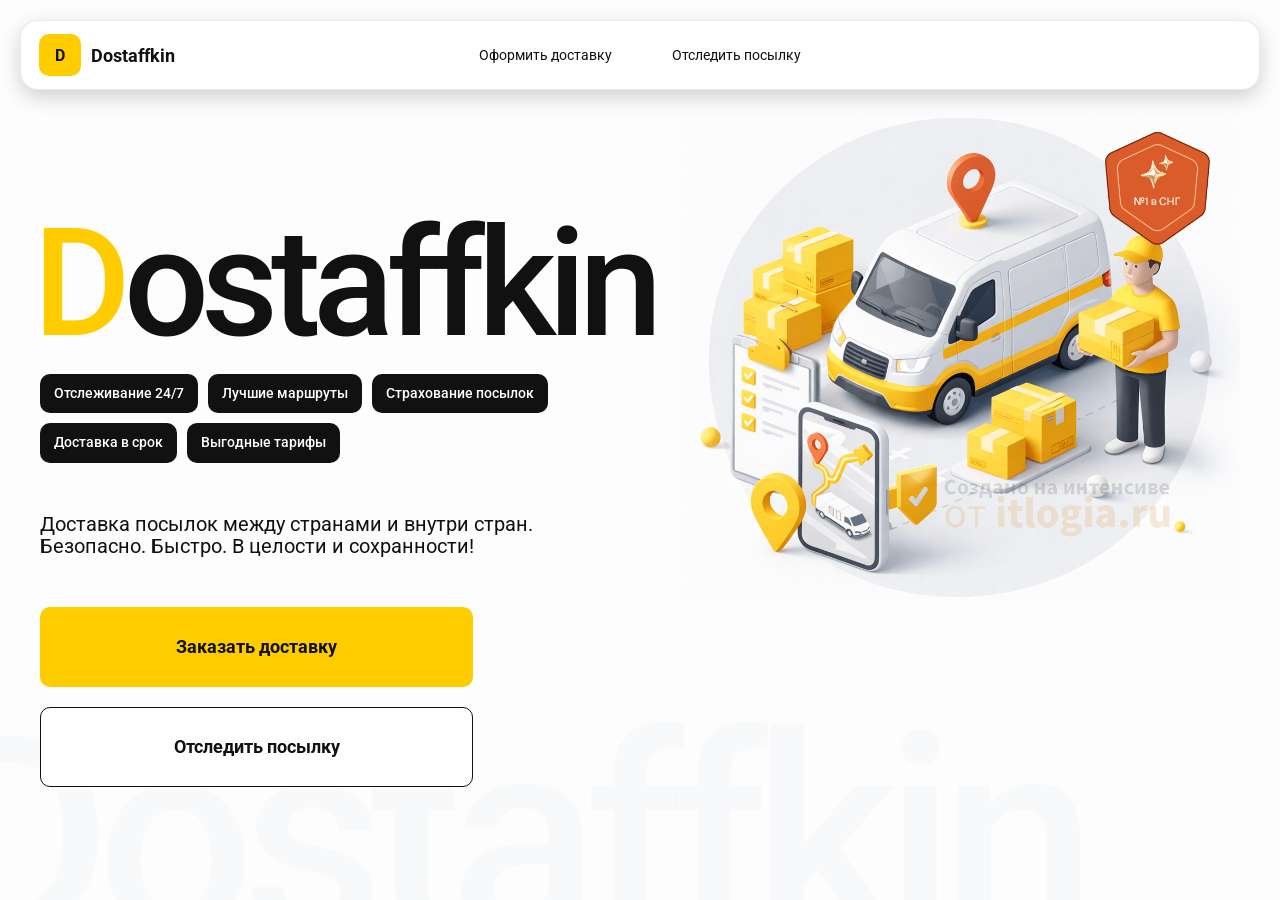
<file: index.html>
<!DOCTYPE html>
<html lang="ru">

<head>
  <meta charset="UTF-8">
  <meta name="viewport" content="width=device-width,initial-scale=1,maximum-scale=1,user-scalable=0" />
  <title>Dostaffkin — Доставка посылок между странами и внутри стран. Безопасно. Быстро. В целости и сохранности!
  </title>
  <link rel="stylesheet" href="styles/base.css">
  <link rel="stylesheet" href="styles/base_adaptive.css">
  <link rel="stylesheet" href="styles/index.css">
  <link rel="stylesheet" href="styles/index_adaptive.css">
</head>

<body>
  <!-- Контейнер страницы -->
  <div class="container">

    <!-- Контейнер хедера -->
    <header class="header">

      <!-- Логотип -->
      <a class="header-brand" href="#">
        <div class="header-logo">D</div>
        <div class="header-title">Dostaffkin</div>
      </a>

      <!-- Меню -->
      <nav class="header-menu">
        <a class="header-link" href="./order.html">Оформить <span>доставку</span></a>
        <a class="header-link" href="./track.html">Отследить <span>посылку</span></a>
      </nav>
    </header>

    <!-- Каркас основного блока -->
    <main class="main">

      <!-- Каркас контента -->
      <section class="main-info">

        <!-- Заголовок страницы -->
        <div class="main-title">
          <span>D</span>ostaffkin
        </div>

        <!-- Преимущества -->
        <div class="main-features">
          <div class="main-feature">Отслеживание 24/7</div>
          <div class="main-feature">Лучшие маршруты</div>
          <div class="main-feature">Страхование посылок</div>
          <div class="main-feature">Доставка в срок</div>
          <div class="main-feature">Выгодные тарифы</div>
        </div>

        <!-- Описание -->
        <div class="main-description">
          Доставка посылок между странами и внутри стран.
          Безопасно. Быстро. В целости и сохранности!
        </div>


        <!-- Блок с кнопками действий -->
        <div class="main-actions">
          <a class="button" type="button" href="./order.html">Заказать доставку</a>
          <a class="button button-white" type="button" href="./track.html">Отследить посылку</a>
        </div>
      </section>

      <!-- Блок полупрозрачного текста -->
      <div class="main-title-ghost">Dostaffkin</div>

      <!-- Блок с изображением -->
      <section class="main-image">
        <img src="images/main-image.png" alt="Main image" />
      </section>
    </main>
  </div>
</body>

</html>
</file>
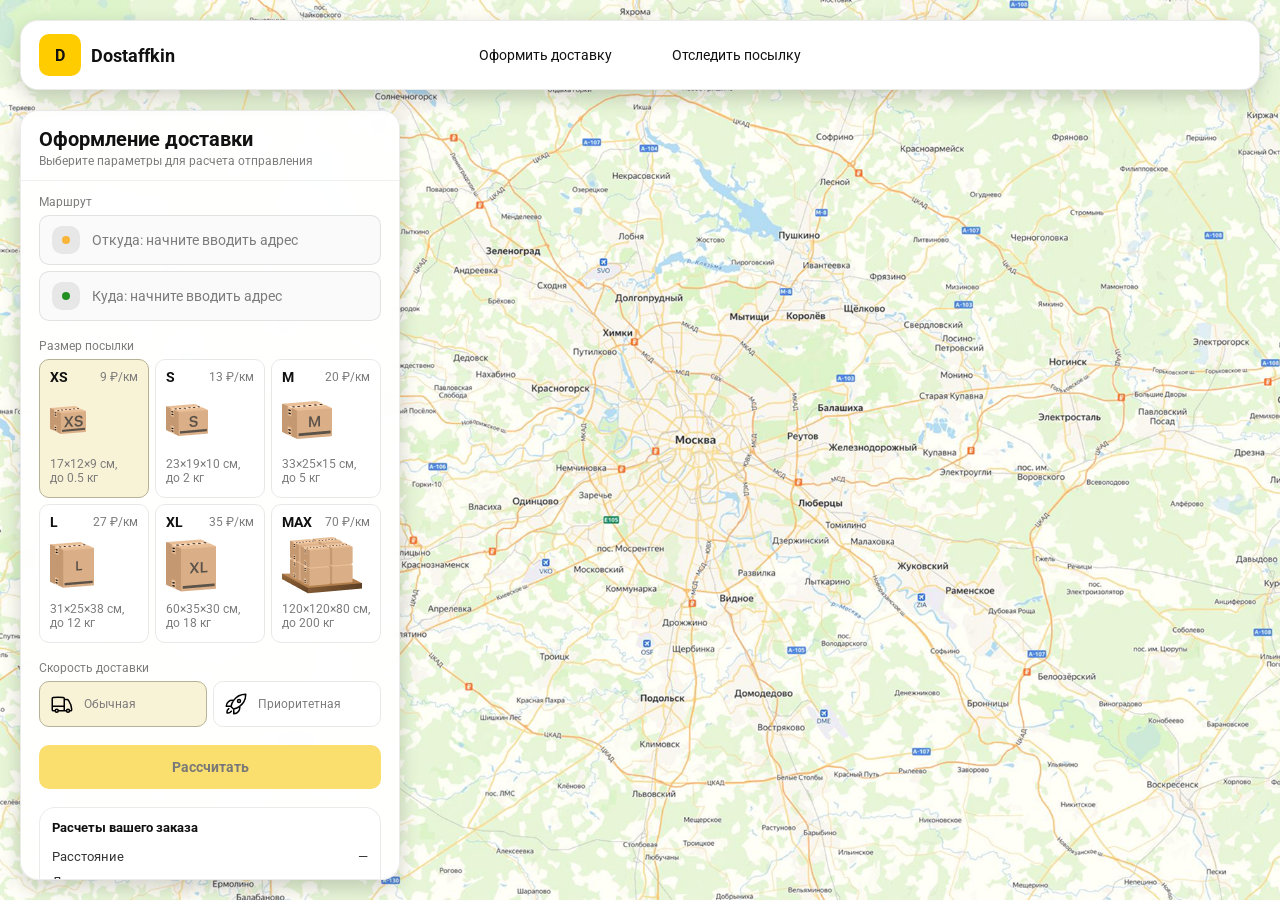
<file: order.html>
<!-- Каркас страницы и подключение стилей -->
<!doctype html>
<html lang="ru">

<head>
  <meta charset="utf-8" />
  <meta name="viewport" content="width=device-width,initial-scale=1,maximum-scale=1,user-scalable=0" />
  <title>Оформление доставки</title>

  <link rel="stylesheet" href="styles/base.css" />
  <link rel="stylesheet" href="styles/base_adaptive.css" />

  <link rel="stylesheet" href="styles/order.css" />
  <link rel="stylesheet" href="styles/order_adaptive.css" />
</head>

<body>
  <!-- Блок для карты -->
  <div id="map"></div>

  <!-- Контейнер хедера -->
  <header class="header">

    <!-- Логотип -->
    <a class="header-brand" href="./index.html">
      <div class="header-logo">D</div>
      <div class="header-title">Dostaffkin</div>
    </a>

    <!-- Меню -->
    <nav class="header-menu">
      <a class="header-link" href="#">Оформить <span>доставку</span></a>
      <a class="header-link" href="./track.html">Отследить <span>посылку</span></a>
    </nav>
  </header>

  <!-- Сайдбар -->
  <aside class="main" id="sidebar">

    <!-- Шапка сайдбара -->
    <div class="main-header">
      <div class="main-title">Оформление доставки</div>
      <div class="main-text">Выберите параметры для расчета отправления</div>
    </div>

    <!-- Контейнер остальной части сайдбара -->
    <div class="main-content">
      <!-- Блок данных маршрута -->
      <div class="main-route">
        <div class="main-block-title">Маршрут</div>
        <div class="main-fields">
          <div class="main-field" id="fromField">
            <div class="main-pin"></div>
            <input id="from" placeholder="Откуда: начните вводить адрес" autocomplete="off" />
            <div class="main-ac" id="fromAc" role="listbox" aria-label="Подсказки адресов"></div>
          </div>

          <div class="main-field" id="toField">
            <div class="main-pin"></div>
            <input id="to" placeholder="Куда: начните вводить адрес" autocomplete="off" />
            <div class="main-ac" id="toAc" role="listbox" aria-label="Подсказки адресов"></div>
          </div>
        </div>
      </div>

      <!-- Блок с опциями доставки -->
      <div class="main-package">
        <div class="main-block-title">Размер посылки</div>

        <div class="main-sizes">
          <div class="main-size-card is-active" data-value="xs">
            <div class="main-size-top">
              <div class="main-size-label">XS</div>
              <div class="main-size-rate">9 ₽/км</div>
            </div>
            <div class="main-size-media">
              <img src="images/sizes/xs.png" alt="Короб XS" />
            </div>
            <div class="main-size-description">17×12×9 см,<br>до 0.5 кг</div>
          </div>

          <div class="main-size-card" data-value="s">
            <div class="main-size-top">
              <div class="main-size-label">S</div>
              <div class="main-size-rate">13 ₽/км</div>
            </div>
            <div class="main-size-media">
              <img src="images/sizes/s.png" alt="Короб S" />
            </div>
            <div class="main-size-description">23×19×10 см,<br>до 2 кг</div>
          </div>

          <div class="main-size-card" data-value="m">
            <div class="main-size-top">
              <div class="main-size-label">M</div>
              <div class="main-size-rate">20 ₽/км</div>
            </div>
            <div class="main-size-media">
              <img src="images/sizes/m.png" alt="Короб M" />
            </div>
            <div class="main-size-description">33×25×15 см,<br>до 5 кг</div>
          </div>

          <div class="main-size-card" data-value="l">
            <div class="main-size-top">
              <div class="main-size-label">L</div>
              <div class="main-size-rate">27 ₽/км</div>
            </div>
            <div class="main-size-media">
              <img src="images/sizes/l.png" alt="Короб L" />
            </div>
            <div class="main-size-description">31×25×38 см,<br>до 12 кг</div>
          </div>

          <div class="main-size-card" data-value="xl">
            <div class="main-size-top">
              <div class="main-size-label">XL</div>
              <div class="main-size-rate">35 ₽/км</div>
            </div>
            <div class="main-size-media">
              <img src="images/sizes/xl.png" alt="Короб XL" />
            </div>
            <div class="main-size-description">60×35×30 см,<br>до 18 кг</div>
          </div>

          <div class="main-size-card" data-value="max">
            <div class="main-size-top">
              <div class="main-size-label">MAX</div>
              <div class="main-size-rate">70 ₽/км</div>
            </div>
            <div class="main-size-media main-size-media-palleta">
              <img src="images/sizes/max.png" alt="Паллета" />
            </div>
            <div class="main-size-description">120×120×80 см,<br>до 200 кг</div>
          </div>
        </div>
      </div>

      <!-- Опции скорости доставки -->
      <div class="main-speed">
        <div class="main-block-title">Скорость доставки</div>

        <div class="main-speeds">
          <div class="main-speed-card is-active" data-value="regular">
            <img class="main-speed-media" src="images/icons/regular.svg" alt="Regular" />
            <div class="main-speed-description">Обычная</div>
          </div>
          <div class="main-speed-card" data-value="fast">
            <img class="main-speed-media" src="images/icons/fast.svg" alt="Fast" />
            <div class="main-speed-description">Приоритетная</div>
          </div>

        </div>
      </div>

      <!-- Кнопка расчета -->
      <div class="main-calculate-block">
        <button id="calc" class="button calculate-button" type="button" disabled>Рассчитать</button>
      </div>

      <!-- Блок вывода расчетов -->
      <div class="main-result" id="result">
        <div class="main-result-title">Расчеты вашего заказа</div>
        <div class="main-result-lines">
          <div class="main-result-line"><span>Расстояние</span><span id="distanceValue">—</span></div>
          <div class="main-result-line"><span>Доставим через</span><span id="durationValue">—</span></div>
          <div class="main-result-line"><span>Тариф</span><span id="rateValue">—</span></div>
        </div>
        <div class="main-price">
          <div class="main-price-label">Итого</div>
          <div class="main-price-value" id="totalValue">—</div>
        </div>
      </div>
      <!-- Форма отправки заявки -->
      <div class="main-order-box">
        <div class="main-order-form" id="orderForm">
          <div class="main-order-title">Оформление доставки</div>
          <div class="main-block-info-row">
            <div class="main-block-title">Контакты</div>
            <div class="order-fields">
              <div class="main-field">
                <input id="customerName" placeholder="Ваше имя" autocomplete="off" />
              </div>
              <div class="main-field">
                <input id="customerPhone" placeholder="Ваш телефон" autocomplete="off" inputmode="tel" />
              </div>
            </div>
          </div>
          <div class="main-block-info-row extra-info">
            <div class="main-block-title">Дополнительная информация</div>
            <div class="main-field textarea">
              <textarea id="comment" placeholder="Детали доставки и комментарии"></textarea>
            </div>
          </div>
          <button id="submit" class="button main-submit-request" type="button" disabled>Отправить
            заявку
          </button>
        </div>

        <div class="main-order-success" id="orderSuccess">
          <div class="main-success-icon">✓</div>
          <div class="main-success-title">Заявка отправлена!</div>
          <div class="main-success-title">Номер отправления – <span id="orderId"></span></div>
          <div class="main-success-subtitle">Мы скоро свяжемся с вами</div>
        </div>
      </div>
    </div>


  </aside>

</body>

</html>
</file>
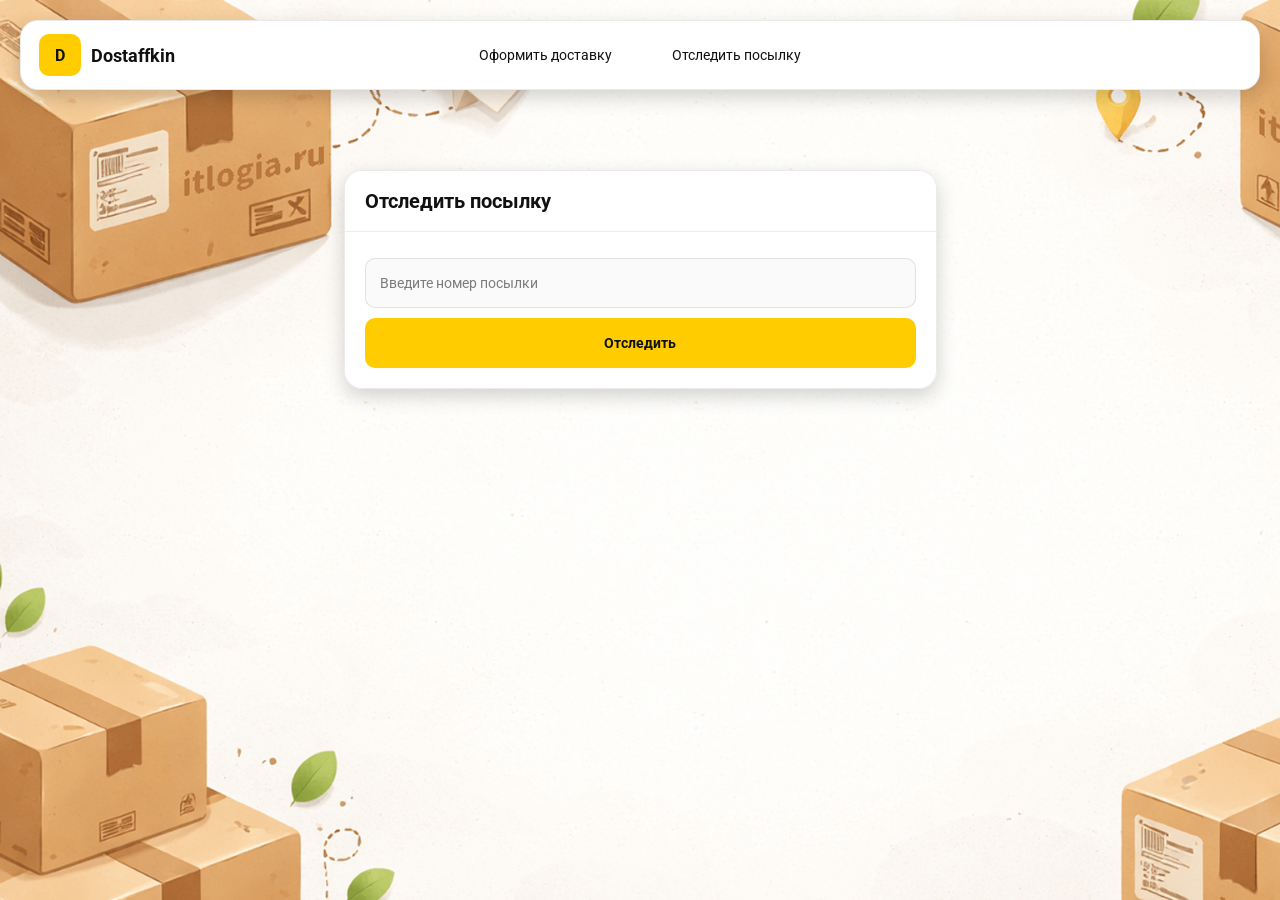
<file: track.html>
<!-- Каркас страницы и подключение стилей -->
<!doctype html>
<html lang="ru">

<head>
  <meta charset="utf-8" />
  <meta name="viewport" content="width=device-width,initial-scale=1,maximum-scale=1,user-scalable=0" />
  <title>Отследить посылку</title>
  <link rel="stylesheet" href="styles/base.css" />
  <link rel="stylesheet" href="styles/base_adaptive.css" />

  <link rel="stylesheet" href="styles/track.css" />
  <link rel="stylesheet" href="styles/track_adaptive.css" />
</head>

<body>
  <!-- Контейнер страницы -->
  <div class="container">

    <!-- Контейнер хедера -->
    <header class="header">

      <!-- Логотип -->
      <a class="header-brand" href="./index.html">
        <div class="header-logo">D</div>
        <div class="header-title">Dostaffkin</div>
      </a>

      <!-- Меню -->
      <nav class="header-menu">
        <a class="header-link" href="./order.html">Оформить <span>доставку</span></a>
        <a class="header-link" href="#">Отследить <span>посылку</span></a>
      </nav>
    </header>

    <!-- Контейнер для внутреннего контента -->
    <main class="track-content">

      <!-- Блок поиска отправления по номеру -->
      <section class="track-card track-search">
        <div class="track-title">Отследить посылку</div>
        <div class="track-action">
          <div class="main-field track-field">
            <input id="trackNumber" placeholder="Введите номер посылки" autocomplete="off" />
          </div>
          <button id="trackButton" class="button track-button" type="button">Отследить</button>
        </div>
      </section>

      <!-- Блок с результатами поиска отправления -->
      <section class="track-card track-result" id="trackResult">
        <div class="track-result-header">
          <div class="track-id" id="trackIdValue"></div>
          <div class="track-routes">
            <div class="track-route">
              <div class="track-route-pin">
                <svg xmlns="http://www.w3.org/2000/svg" fill="none" viewBox="0 0 24 24" stroke-width="1.5"
                  stroke="orange" class="size-6">
                  <path stroke-linecap="round" stroke-linejoin="round" d="M15 10.5a3 3 0 1 1-6 0 3 3 0 0 1 6 0Z" />
                  <path stroke-linecap="round" stroke-linejoin="round"
                    d="M19.5 10.5c0 7.142-7.5 11.25-7.5 11.25S4.5 17.642 4.5 10.5a7.5 7.5 0 1 1 15 0Z" />
                </svg>
              </div>
              <div class="track-route-address" id="trackFromValue">
                Откуда: Москва, улица Арбат, 1
              </div>
            </div>
            <div class="track-route track-route-arrow">
              <svg xmlns="http://www.w3.org/2000/svg" fill="none" viewBox="0 0 24 24" stroke-width="1.5"
                stroke="currentColor" class="size-6">
                <path stroke-linecap="round" stroke-linejoin="round" d="M19.5 13.5 12 21m0 0-7.5-7.5M12 21V3" />
              </svg>
            </div>
            <div class="track-route">
              <div class="track-route-pin">
                <svg xmlns="http://www.w3.org/2000/svg" fill="none" viewBox="0 0 24 24" stroke-width="1.5"
                  stroke="green" class="size-6">
                  <path stroke-linecap="round" stroke-linejoin="round" d="M15 10.5a3 3 0 1 1-6 0 3 3 0 0 1 6 0Z" />
                  <path stroke-linecap="round" stroke-linejoin="round"
                    d="M19.5 10.5c0 7.142-7.5 11.25-7.5 11.25S4.5 17.642 4.5 10.5a7.5 7.5 0 1 1 15 0Z" />
                </svg>
              </div>
              <div class="track-route-address" id="trackToValue">
                Куда: Минск, проспект Независимости, 58
              </div>
            </div>
          </div>
        </div>
        <div class="track-info">
          <div class="track-status-title">Статус данной посылки:</div>
          <div class="track-status-list" id="trackStatusList">


            <div class="track-status created">
              <img src="images/icons/created.svg" class="track-status-icon" alt="Created">
              <div class="track-status-text">
                <div class="track-status-text-state">Создан</div>
                <div class="track-status-text-date">10.01.2026</div>
              </div>
            </div>

            <div class="track-status in-way">
              <img src="images/icons/in-way.svg" class="track-status-icon" alt="In way">
              <div class="track-status-text">
                <div class="track-status-text-state">В пути: Москва</div>
                <div class="track-status-text-date">18.01.2026</div>
              </div>
            </div>

            <div class="track-status ready">
              <img src="images/icons/ready.svg" class="track-status-icon" alt="Ready">
              <div class="track-status-text">
                <div class="track-status-text-state">Готов к выдаче</div>
                <div class="track-status-text-date">25.01.2026</div>
              </div>
            </div>

            <div class="track-status done">
              <img src="images/icons/done.svg" class="track-status-icon" alt="Done">
              <div class="track-status-text">
                <div class="track-status-text-state">Вручен</div>
                <div class="track-status-text-date">27.01.2026</div>
              </div>
            </div>

          </div>
        </div>
      </section>
    </main>
  </div>
</body>

</html>
</file>
<file: styles/base.css>
/*Базовые стили для всех элементов всех страниц для корректного отображения всех размеров на сайте*/
*,
*::before,
*::after {
  box-sizing: border-box;
}

/*Подключение шрифтов*/
@font-face {
  font-family: "Roboto";
  src: url("../fonts/Roboto-Regular.ttf");
  font-weight: normal;
}

@font-face {
  font-family: "Roboto";
  src: url("../fonts/Roboto-Bold.ttf");
  font-weight: bold;
}

@font-face {
  font-family: "Roboto";
  src: url("../fonts/Roboto-Medium.ttf");
  font-weight: 500;
}

html,
body {
  margin: 0;
  color: #111111;
  font-family: "Roboto", sans-serif;
}

/*Общие стили для главных тегов страницы*/
body {
  background: #FDFDFD;
}

/*Контейнер хедера*/
.header {
  border-radius: 18px;
  box-shadow: 0 7px 20px 0 #0000002E;
  backdrop-filter: blur(10px);
  background: #ffffff;
  left: 20px;
  border: 1px solid rgba(0, 0, 0, 0.08);
  position: fixed;
  right: 20px;
  top: 20px;
  padding: 14px 18px;
  height: 70px;
  display: flex;
  align-items: center;
  z-index: 6;
}

/*Логотип*/
.header-brand {
  display: flex;
  align-items: center;
  text-decoration: none;
  gap: 10px;
}

.header-logo {
  width: 42px;
  height: 42px;
  border-radius: 10px;
  background: #FFCC00;
  display: grid;
  place-items: center;
  font-weight: bold;
  color: #111;
}

.header-title {
  font-size: 18px;
  font-weight: bold;
  color: #111111;
  text-decoration: none;
}

/*Меню*/
.header-menu {
  display: flex;
  align-items: center;
  gap: 60px;
  margin: 0;
  position: absolute;
  left: 50%;
  transform: translateX(-50%);
}

.header-link {
  font-size: 14px;
  color: #111111;
  text-decoration: none;
}

/*Общие стили кнопок*/
.button {
  border: 0;
  outline: none;
  height: 44px;
  border-radius: 10px;
  font-size: 14px;
  font-weight: bold;
  cursor: pointer;
  font-family: inherit;
  transition: transform .08s ease, opacity .12s ease;
  background: #ffcc00;
  color: #111111;
  text-align: center;
  text-decoration: none;
}

.button:hover {
  background-color: #E5BC19;
}

.button:disabled {
  cursor: not-allowed;
  background-color: #FADE6E;
  color: #787878;
  transform: none;
}

.button.button-white {
  background: #ffffff;
  border: 1px solid #111111;
}

.button.button-white:hover {
  background: rgb(241 241 241);
}

/*Блок данных маршрута*/
/*Общие стили полей*/
.main-field {
  display: flex;
  align-items: center;
  margin-top: 6px;
  gap: 10px;
  border: 1px solid #1111111A;
  background: #FAFAFA;
  border-radius: 10px;
  padding: 10px 12px;
  position: relative;
  box-sizing: border-box;
  height: 50px;
}

.main-field.textarea {
  height: auto;
}

.main-pin {
  width: 28px;
  height: 28px;
  border-radius: 10px;
  background: rgba(17, 17, 17, 0.08);
  display: grid;
  place-items: center;
  flex: 0 0 auto;
  position: relative;
}

.main-pin::before {
  content: "";
  width: 8px;
  height: 8px;
  border-radius: 999px;
  background: orange;
  opacity: .75;
  display: block;
}

.main-field:last-child .main-pin::before {
  background: green;
  opacity: .85;
}

input,
textarea {
  width: 100%;
  border: 0;
  outline: none;
  background: transparent;
  font-size: 14px;
  color: #111111;
  font-family: inherit;
}

textarea {
  resize: vertical;
  min-height: 72px;
  padding: 2px 0;
}

input::placeholder,
textarea::placeholder {
  color: #7C7C7C;
}

.main-field:focus-within {
  border-color: rgba(0, 0, 0, 0.20);
  box-shadow: 0 0 0 4px rgba(255, 204, 0, 0.35);
  background: rgba(255, 255, 255, 0.75);
}
</file>
<file: styles/base_adaptive.css>
/*Общие адаптивные стили*/
@media (max-width: 767px) {
  .header {
    left: 10px;
    right: 10px;
    top: 10px;
  }

  .header-link span {
    display: none;
  }

  .header-menu {
    gap: 20px;
    justify-content: flex-start;
    margin: 0 0 0 30px;
    position: static;
    transform: none;
  }
}

@media (max-width: 420px) {
  .header-title {
    display: none;
  }
}

@media (max-width: 374px) {
  .header-menu {
    gap: 10px;
    margin: 0 0 0 10px;
  }
}
</file>
<file: styles/index.css>
/*Контейнер страницы*/
.container {
  overflow: hidden;
  /*все, что не влезло будет скрыто*/
  min-height: 100vh;
  /*минимально страница будет занимать максимальную высоту*/
}

/*Каркас основного блока*/
.main {
  padding: 111px 40px 40px;
  position: relative;
  display: flex;
}

/*Каркас контента*/
.main-info {
  max-width: 840px;
  width: 100%;
  position: relative;
}

/*Заголовок страницы*/
.main-title {
  margin-top: 98px;
  font-weight: 500;
  font-size: 200px;
  line-height: 1;
  letter-spacing: -0.05em;
  color: #111111;
  left: -15px;
  position: relative;
}

.main-title span {
  color: #ffcc00;
}

/*Преимущества*/
.main-features {
  margin-top: 15px;
  display: flex;
  flex-wrap: wrap;
  gap: 10px;
}

.main-feature {
  background: #111111;
  color: #ffffff;
  padding: 12px 14px;
  font-weight: 500;
  font-size: 14px;
  line-height: 1.1;
  border-radius: 10px;
}

/*Описание*/
.main-description {
  margin-top: 50px;
  max-width: 500px;
  font-size: 20px;
  line-height: 1.1;
  color: #111111;
}

/*Блок с кнопками действий*/
.main-actions {
  margin-top: 50px;
  display: flex;
  flex-direction: column;
  gap: 20px;
}

.main-actions .button {
  height: 80px;
  width: 433px;
  font-size: 18px;
  font-weight: bold;
  place-items: center;
  display: grid;
}

/*Блок полупрозрачного текста*/
.main-title-ghost {
  position: absolute;
  z-index: -1;
  left: -70px;
  bottom: -150px;
  font-weight: 500;
  font-size: 278px;
  line-height: 1;
  letter-spacing: -0.05em;
  color: #ECEDF04D;
}

/*Блок с изображением*/
.main-image {
  width: 1024px;
  top: 100px;
  z-index: -2;
}

.main-image img {
  width: 100%;
  max-width: 1024px;
  height: auto;
  display: block;
}
</file>
<file: styles/index_adaptive.css>
/*Адаптивные стили для брейкпоинта  1760px*/
 @media (max-width: 1760px) {
   .main-title {
     font-size: 150px;
     left: -7px;
   }

   .main-info {
     max-width: 640px;
   }
 }

 /*Адаптивные стили для брейкпоинта 1200px*/
 @media (max-width: 1200px) {
   .main-info {
     max-width: 540px;
   }

   .main {
     padding: 111px 20px 20px;
   }

   .main-title {
     font-size: 120px;
     left: -4px;
   }

   .main-title-ghost {
     font-size: 220px;
   }
 }

 /*Адаптивные стили для брейкпоинта 1024px*/
 @media (max-width: 1024px) {
   .main-title {
     margin-top: 30px;
   }

   .main {
     flex-direction: column-reverse;
   }

   .main-image {
     max-width: 350px;
     position: absolute;
     left: 370px;
     top: 370px;
   }

   .main-info {
     max-width: 100%;
   }

   .main-actions {
     gap: 10px;
   }

   .main-actions .button {
     height: 50px;
     font-size: 14px;
     width: auto;
     max-width: 300px;
   }

   .main-description {
     max-width: 350px;
   }
 }

 /*Адаптивные стили для брейкпоинта 570px*/
 @media (max-width: 570px) {
   .main-title {
     font-size: 88px;
   }

   .main-description {
     max-width: 100%
   }

   .main-actions {
     width: 100%;
   }

   .main-actions .button {
     width: 100%;
     max-width: 100%
   }

   .main-image {
     max-width: 650px;
     position: absolute;
     left: 170px;
     top: 70px;
     opacity: 0.2;
   }
 }

 /*Адаптивные стили для брейкпоинта 400px*/
 @media (max-width: 400px) {
   .main-title {
     font-size: 70px;
   }
 }
</file>
<file: styles/order.css>
/*Блок для карты*/
#map {
  background-image: url("../images/order-bg.png");
  background-size: cover;
  position: fixed;
  inset: 0;
}

/*Сайдбар*/
.main {
  border-radius: 18px;
  box-shadow: 0 7px 20px 0 #0000002E;
  backdrop-filter: blur(10px);
  background: rgba(255, 255, 255, 0.96);
  left: 20px;
  border: 1px solid rgba(0, 0, 0, 0.08);
  position: fixed;
  top: 110px;
  bottom: 20px;
  width: 380px;
  display: flex;
  flex-direction: column;
  overflow: hidden;
  z-index: 5;
}

/*Шапка сайдбара*/
.main-header {
  padding: 18px 18px 12px 18px;
  border-bottom: 1px solid rgba(0, 0, 0, 0.06);
  display: flex;
  flex-direction: column;
}

.main-title {
  font-size: 20px;
  line-height: 100%;
  font-weight: bold;
}

.main-text {
  font-size: 12px;
  margin-top: 5px;
  color: #7C7C7C;
}

/*Контейнер остальной части сайдбара*/
.main-content {
  padding: 14px 18px 18px 18px;
  overflow: auto;
  scrollbar-width: none;
  display: flex;
  flex-direction: column;
  gap: 18px;
  flex: 1;
}

/*Блок данных маршрута*/
/*Стили заголовков*/
.main-block-title {
  font-size: 12px;
  color: #7C7C7C;
}

.main-route .main-block-title,
.main-package .main-block-title {
  margin-bottom: 6px;
}


.main-sizes {
  display: grid;
  gap: 6px;
  grid-template-columns: repeat(3, 1fr);
}

.main-size-card {
  border: 1px solid #E8E8E7;
  background: #FFFFFF;
  border-radius: 10px;
  padding: 10px;
  cursor: pointer;
  user-select: none;
  transition: transform .08s ease, border-color .12s ease, background .12s ease;
  min-height: 139px;
}

.main-size-card:hover {
  transform: translateY(-1px);
}

.main-size-card.is-active {
  background-color: #F8F2D6;
  border-color: #B7B196;
}

.main-size-top {
  display: flex;
  align-items: center;
  justify-content: space-between;
}

.main-size-label {
  font-weight: bold;
  font-size: 14px;
  color: #111111;
  line-height: 100%;
}

.main-size-rate {
  font-size: 12px;
  color: #7C7C7C;
  line-height: 100%;
}

.main-size-media {
  margin-top: 8px;
  height: 57px;
}

.main-size-description {
  margin-top: 8px;
  font-size: 12px;
  color: #7C7C7C;
  line-height: 1.2;
}

/*Кнопка расчета*/
.calculate-button {
  width: 100%;
}

.main-result {
  border: 1px solid rgba(0, 0, 0, 0.08);
  background: rgba(255, 255, 255, 0.75);
  border-radius: 16px;
  padding: 12px;
  line-height: 1.25;
}

.main-result-title {
  font-weight: bold;
  font-size: 13px;
  color: #111111;
  margin-bottom: 13px;
}

.main-result-lines {
  gap: 8px;
  display: flex;
  flex-direction: column;
}

.main-result-line {
  font-size: 13px;
  color: rgba(17, 17, 17, 0.85);
  display: flex;
  justify-content: space-between;
}

.main-price {
  margin-top: 18px;
  padding-top: 10px;
  border-top: 1px dashed rgba(0, 0, 0, 0.12);
  display: flex;
  align-items: baseline;
  justify-content: space-between;
}

.main-price-label {
  font-size: 12px;
  color: rgba(17, 17, 17, 0.55);
}

.main-price-value {
  font-size: 20px;
  font-weight: bold;
  color: #111111;
  letter-spacing: -0.3px;
}

/*Форма отправки заявки*/
.main-order-box {
  background: #ffffff;
  border: 1px solid #E8E8E7;
  border-radius: 10px;
  padding: 12px;
}

.main-order-title {
  margin-bottom: 8px;
  font-weight: bold;
  font-size: 14px;
  color: #111111;
}

.main-block-info {
  display: flex;
  flex-direction: column;
  gap: 6px;
}

.order-fields {
  display: grid;
  grid-template-columns: 1fr 1fr;
  column-gap: 10px;
  margin-top: 6px;
}

.main-block-info-row.extra-info {
  display: block;
  margin-top: 13px;
}

.main-submit-request {
  width: 100%;
  margin-top: 6px;
}

.main-order-success {
  display: none;
  text-align: center;
  padding: 22px 12px;
  gap: 12px;
}

.main-order-success.is-visible {
  display: flex;
  flex-direction: column;
  align-items: center;
}

.main-success-icon {
  width: 56px;
  height: 56px;
  border-radius: 50%;
  background: #16a34a;
  color: #ffffff;
  display: grid;
  place-items: center;
  font-size: 30px;
}

.main-success-title {
  font-size: 14px;
  font-weight: bold;
  color: #111111;
}

.main-success-subtitle {
  font-size: 12px;
  color: rgba(17, 17, 17, 0.55);
  line-height: 1.3;
}

/*Опции скорости доставки*/
.main-speed .main-block-title {
  margin-bottom: 6px;
}

.main-speeds {
  display: grid;
  gap: 6px;
  grid-template-columns: repeat(2, 1fr);
}

.main-speed-card {
  border: 1px solid #E8E8E7;
  background: #FFFFFF;
  border-radius: 10px;
  padding: 10px;
  cursor: pointer;
  user-select: none;
  transition: transform .08s ease, border-color .12s ease, background .12s ease;
  display: flex;
  align-items: center;
  gap: 10px;
}

.main-speed-card:hover {
  transform: translateY(-1px);
}

.main-speed-card.is-active {
  background-color: #F8F2D6;
  border-color: #B7B196;
}

.main-speed-description {
  font-size: 12px;
  color: #7C7C7C;
  line-height: 1.2;
}
</file>
<file: styles/order_adaptive.css>
/*Адаптивные стили для страницы оформления доставки*/
@media (max-width: 767px) {
  .main {
    left: 10px;
    right: 10px;
    top: 50%;
    bottom: 12px;
    width: auto;
    max-width: none;
  }
}

@media (max-width: 420px) {
  .main-sizes {
    grid-template-columns: repeat(2, 1fr);
  }
}
</file>
<file: styles/track.css>
/*Контейнер страницы*/
.container {
  background: #F4F4F4 url("../images/track-bg.png");
  background-size: cover;
  min-height: 100vh;
  padding: 170px 0 50px 0;
}

/*Контейнер для внутреннего контента*/
.track-content {
  width: 593px;
  margin: 0 auto;
}

/*Блок поиска отправления по номеру*/
.track-card {
  width: 100%;
  border-radius: 18px;
  box-shadow: 0 7px 20px 0 #0000002E;
  backdrop-filter: blur(10px);
  background: rgba(255, 255, 255, 0.96);
  border: 1px solid rgba(0, 0, 0, 0.08);
}

.track-title {
  font-size: 20px;
  line-height: 100%;
  font-weight: bold;
  border-bottom: 1px solid #EEEEEE;
  padding: 20px;
}

.track-action {
  padding: 20px;
}

.track-button {
  width: 100%;
  height: 50px;
}

.track-field {
  margin-bottom: 10px;
}

/*Блок с результатами поиска отправления*/
.track-result {
  margin-top: 5px;
  display: none;
}

.track-result.is-visible {
  display: block;
}

.track-result-header {
  font-weight: bold;
  font-size: 14px;
  color: #111111;
  padding: 20px;
  border-bottom: 1px solid #EEEEEE;
}

.track-id {
  margin-bottom: 12px;
  font-size: 20px;
}

.track-routes {
  display: flex;
  flex-direction: column;
  gap: 10px;
  font-weight: normal;
}

.track-route {
  display: flex;
  align-items: center;
  gap: 10px;
}

.track-route-pin {
  width: 24px;
  height: 24px;
  flex-shrink: 0;
}

.track-route-arrow {
  padding: 15px 0;
  width: 24px;
  height: 24px;
}

.track-info {
  padding: 20px;
}

.track-status {
  display: flex;
  align-items: center;
  font-size: 12px;
  gap: 10px;
}

.track-status-title {
  font-size: 14px;
  color: #111111;
  margin-bottom: 20px;
}

.track-status-list {
  display: flex;
  flex-direction: column;
  gap: 15px;
}

.track-status-icon {
  width: 40px;
  height: 40px;
  border-radius: 50%;
  background: rgba(17, 17, 17, 0.08);
  display: grid;
  place-items: center;
  flex: 0 0 auto;
}

.track-status.created .track-status-icon {
  background-color: #F1CB00;
}

.track-status.in-way .track-status-icon {
  background-color: #F08A11;
}

.track-status.ready .track-status-icon {
  background-color: #A35D0A;
}

.track-status.done .track-status-icon {
  background-color: #37C93B;
}

.track-status-text {
  display: flex;
  align-items: center;
  justify-content: space-between;
  color: #111111;
  font-size: 12px;
  flex: 1;
}

.track-status-date {
  color: rgba(17, 17, 17, 0.55);
}
</file>
<file: styles/track_adaptive.css>
/*Адаптив для страницы*/
@media (max-width: 767px) {
  .container {
    padding: 130px 0 50px 0;
  }

  .track-content {
    width: 100%;
    padding-left: 10px;
    padding-right: 10px;
  }

  .track-result-header {
    padding: 20px;
  }
}
</file>
